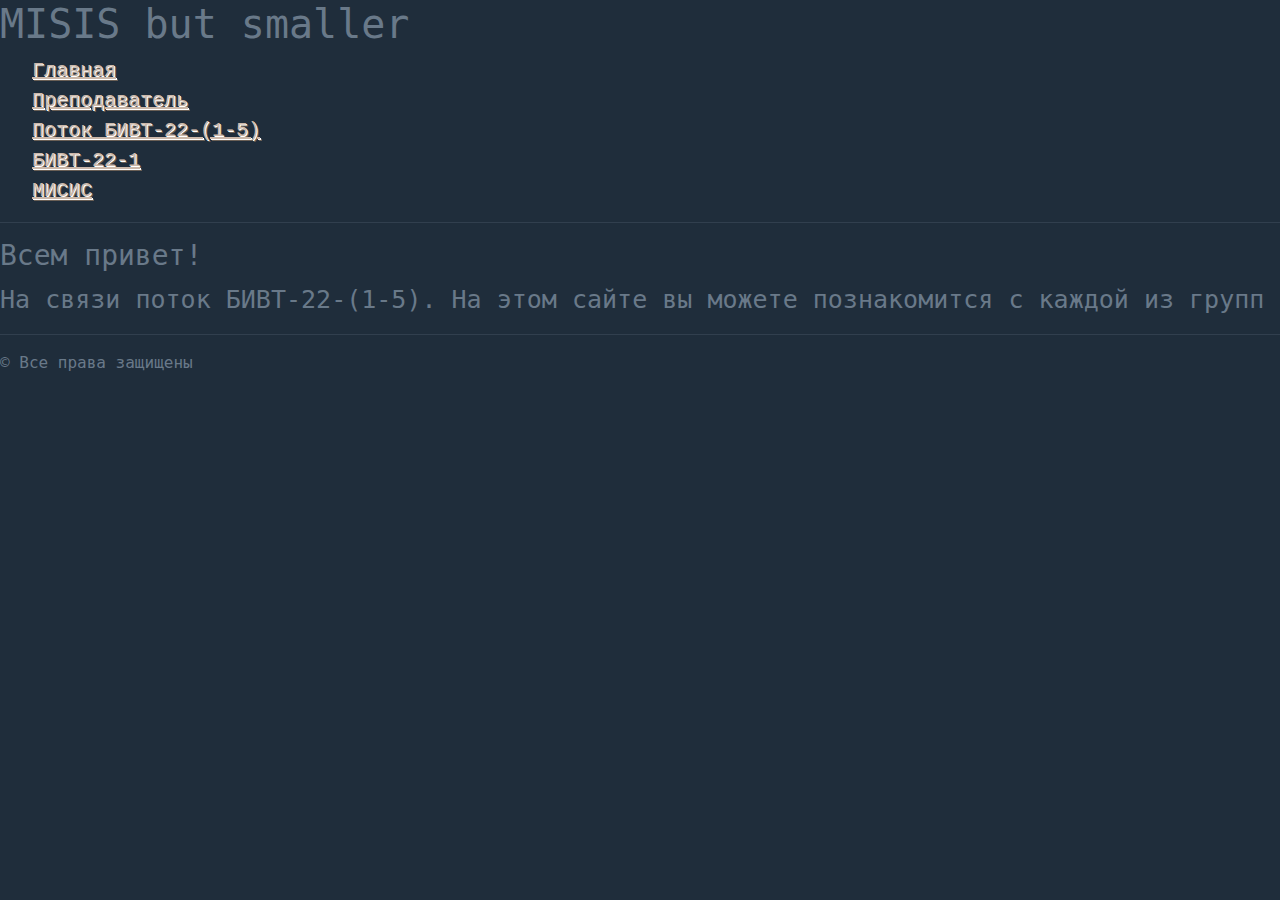
<file: index.html>
<!DOCTYPE html>
<html lang="ru">
  <head>
    <meta charset="UTF-8" />
    <meta name="viewport" content="width=device-width, initial-scale=1.0" />
    <title>MISIS but smaller</title>
    <link
      href="https://cdn.jsdelivr.net/npm/bootstrap@5.3.3/dist/css/bootstrap.min.css"
      rel="stylesheet"
      integrity="sha384-QWTKZyjpPEjISv5WaRU9OFeRpok6YctnYmDr5pNlyT2bRjXh0JMhjY6hW+ALEwIH"
      crossorigin="anonymous"
    />
    <link rel="stylesheet" href="style.css" />
  </head>
  <body>
    <script
      src="https://cdn.jsdelivr.net/npm/bootstrap@5.3.3/dist/js/bootstrap.bundle.min.js"
      integrity="sha384-YvpcrYf0tY3lHB60NNkmXc5s9fDVZLESaAA55NDzOxhy9GkcIdslK1eN7N6jIeHz"
      crossorigin="anonymous"
    ></script>
    <header>
      <h1>MISIS but smaller</h1>
    </header>
    <nav>
      <ul class="nav_ul">
        <li><a href="index.html">Главная</a></li>
        <li><a href="pages/teacher.html">Преподаватель</a></li>
        <li><a href="pages/potok.html">Поток БИВТ-22-(1-5)</a></li>
        <li><a href="pages/groups/bivt1.html">БИВТ-22-1</a></li>
        <li><a href="https://misis.ru/" target="_blank">МИСИС</a></li>
      </ul>
    </nav>
    <hr />
    <main class="">
      <h3>Всем привет!</h3>
      <p>
        На связи поток БИВТ-22-(1-5). На этом сайте вы можете познакомится с
        каждой из групп
      </p>
    </main>
    <hr />
    <footer>
      <p>&copy Все права защищены</p>
    </footer>
  </body>
</html>
</file>
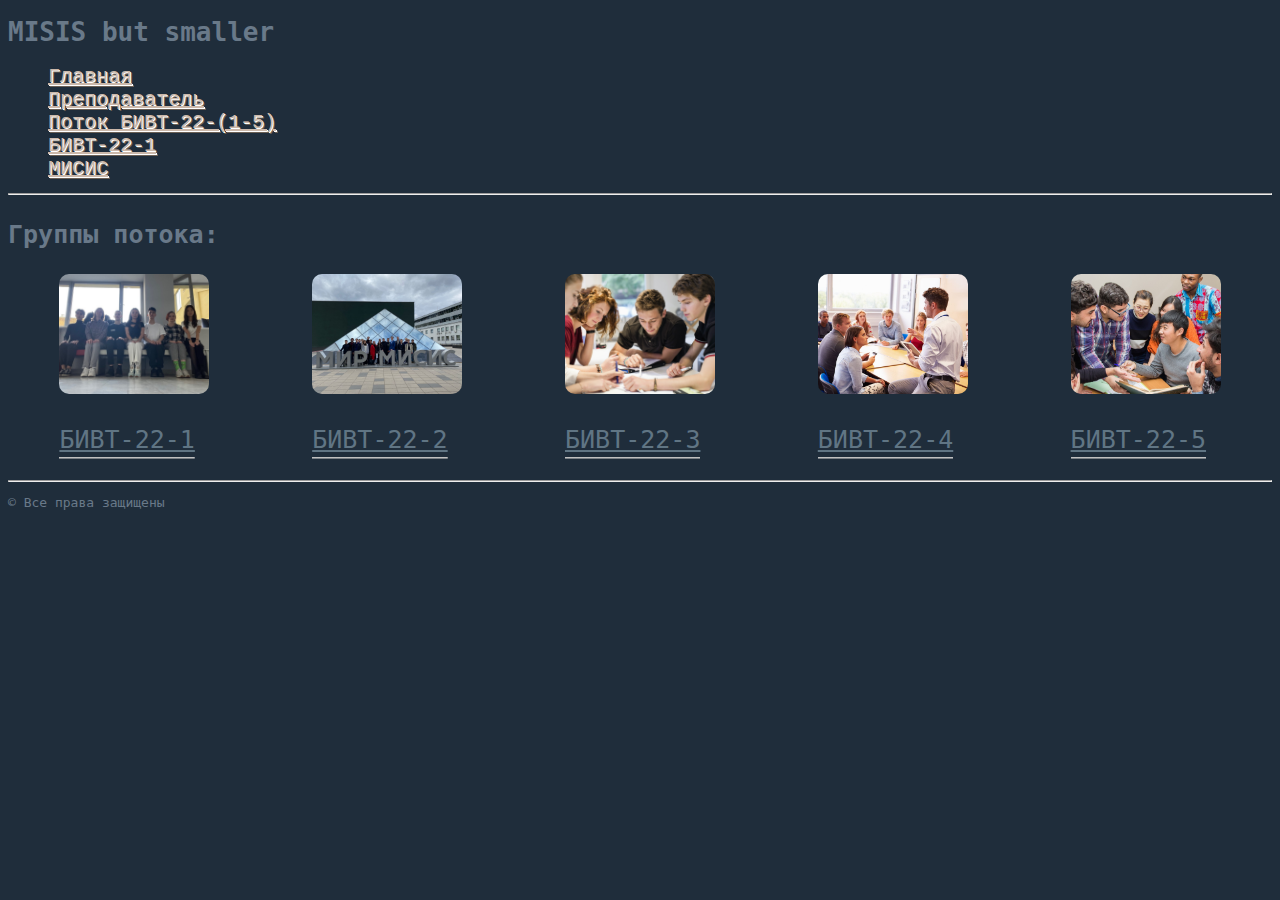
<file: pages/potok.html>
<!DOCTYPE html>
<html lang="ru">
  <head>
    <meta charset="UTF-8" />
    <meta name="viewport" content="width=device-width, initial-scale=1.0" />
    <title>Teacher</title>
    <link rel="stylesheet" href="../style.css" />
  </head>
  <body>
    <header>
      <h1>MISIS but smaller</h1>
    </header>
    <nav>
      <ul>
        <li><a href="../index.html">Главная</a></li>
        <li><a href="teacher.html">Преподаватель</a></li>
        <li><a href="potok.html">Поток БИВТ-22-(1-5)</a></li>
        <li><a href="groups/bivt1.html">БИВТ-22-1</a></li>
        <li><a href="https://misis.ru/" target="_blank">МИСИС</a></li>
      </ul>
    </nav>
    <hr />
    <h3 style="font-size: 25px">Группы потока:</h3>
    <main class="groups_catalog">
      <div class="catalog_group_link">
        <img src="../source/bivt1.jpg" alt="" />
        <p><a href="groups/bivt1.html">БИВТ-22-1</a></p>
      </div>
      <div class="catalog_group_link">
        <img src="../source/bivt2.jpg" alt="" />
        <p><a href="groups/bivt2.html">БИВТ-22-2</a></p>
      </div>
      <div class="catalog_group_link">
        <img src="../source/bivt3.jpg" alt="" />
        <p><a href="groups/bivt3.html">БИВТ-22-3</a></p>
      </div>
      <div class="catalog_group_link">
        <img src="../source/bivt4.jpg" alt="" />
        <p><a href="groups/bivt4.html">БИВТ-22-4</a></p>
      </div>
      <div class="catalog_group_link">
        <img src="../source/bivt5.jpg" alt="" />
        <p><a href="groups/bivt5.html">БИВТ-22-5</a></p>
      </div>
    </main>
    <hr />
    <footer>
      <p>&copy Все права защищены</p>
    </footer>
  </body>
</html>
</file>
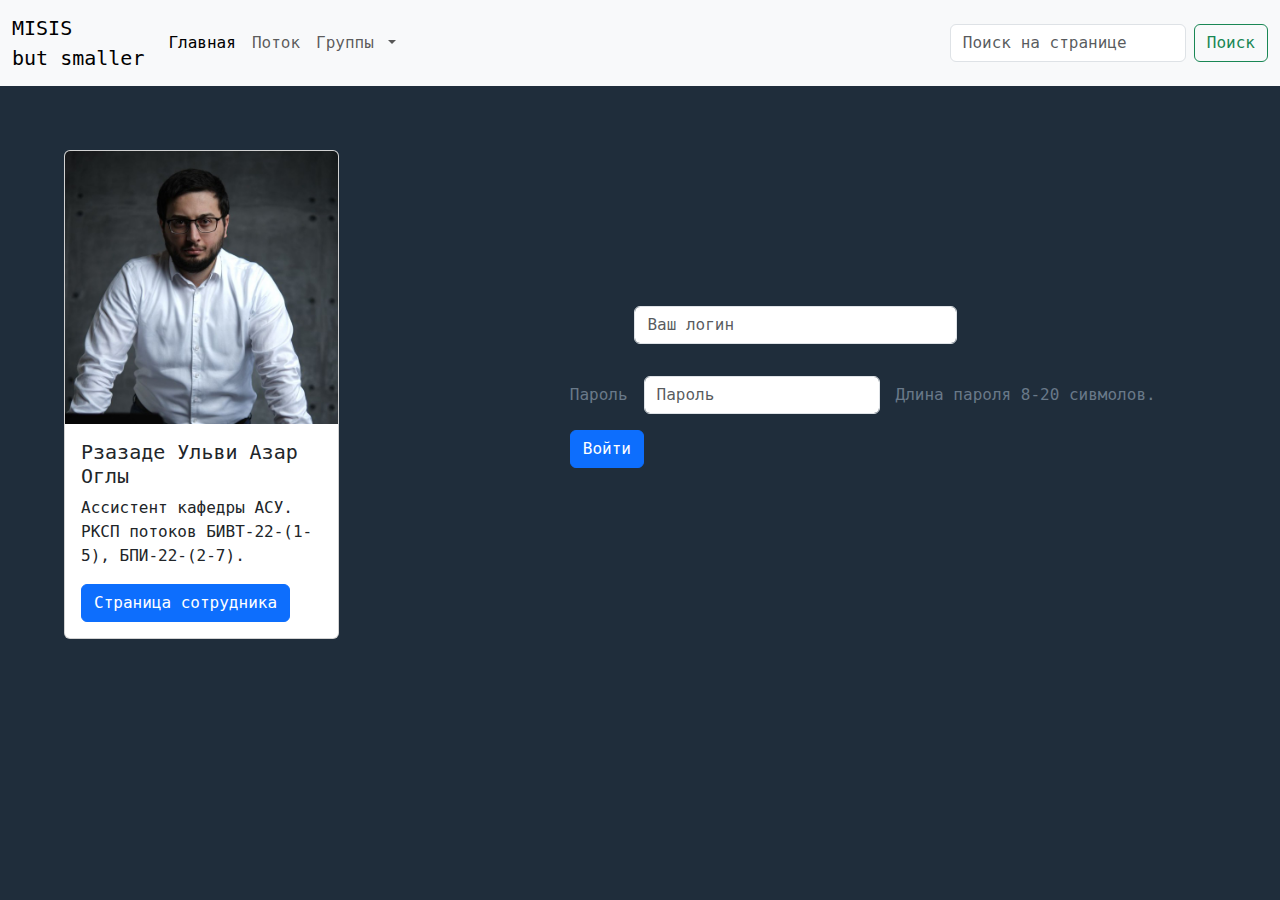
<file: pages/teacher.html>
<!DOCTYPE html>
<html lang="ru">
  <head>
    <meta charset="UTF-8" />
    <meta name="viewport" content="width=device-width, initial-scale=1.0" />
    <title>MISIS but smaller</title>
    <link
      href="https://cdn.jsdelivr.net/npm/bootstrap@5.3.3/dist/css/bootstrap.min.css"
      rel="stylesheet"
      integrity="sha384-QWTKZyjpPEjISv5WaRU9OFeRpok6YctnYmDr5pNlyT2bRjXh0JMhjY6hW+ALEwIH"
      crossorigin="anonymous"
    />
    <link rel="stylesheet" href="../bootstrapHelper.css" />
  </head>
  <body>
    <script
      src="https://cdn.jsdelivr.net/npm/bootstrap@5.3.3/dist/js/bootstrap.bundle.min.js"
      integrity="sha384-YvpcrYf0tY3lHB60NNkmXc5s9fDVZLESaAA55NDzOxhy9GkcIdslK1eN7N6jIeHz"
      crossorigin="anonymous"
    ></script>
    <nav class="navbar navbar-expand-lg bg-body-tertiary">
      <div class="container-fluid">
        <a class="navbar-brand" href="../index.html">MISIS <br />but smaller</a>
        <button
          class="navbar-toggler"
          type="button"
          data-bs-toggle="collapse"
          data-bs-target="#navbarSupportedContent"
          aria-controls="navbarSupportedContent"
          aria-expanded="false"
          aria-label="Toggle navigation"
        >
          <span class="navbar-toggler-icon"></span>
        </button>
        <div class="collapse navbar-collapse" id="navbarSupportedContent">
          <ul class="navbar-nav me-auto mb-2 mb-lg-0">
            <li class="nav-item">
              <a
                class="nav-link active"
                aria-current="page"
                href="../index.html"
                >Главная</a
              >
            </li>
            <li class="nav-item">
              <a class="nav-link" href="potok.html">Поток</a>
            </li>
            <li class="nav-item dropdown">
              <a
                class="nav-link dropdown-toggle"
                href="#"
                role="button"
                data-bs-toggle="dropdown"
                aria-expanded="false"
              >
                Группы
              </a>
              <ul class="dropdown-menu">
                <li>
                  <a class="dropdown-item" href="groups/bivt1.html"
                    >БИВТ-22-1</a
                  >
                </li>
                <li>
                  <a class="dropdown-item" href="groups/bivt2.html"
                    >БИВТ-22-2</a
                  >
                </li>
                <li>
                  <a class="dropdown-item" href="groups/bivt3.html"
                    >БИВТ-22-3</a
                  >
                </li>
                <li>
                  <a class="dropdown-item" href="groups/bivt4.html"
                    >БИВТ-22-4</a
                  >
                </li>
                <li>
                  <a class="dropdown-item" href="groups/bivt5.html"
                    >БИВТ-22-5</a
                  >
                </li>
              </ul>
            </li>
          </ul>
          <form class="d-flex" role="search">
            <input
              class="form-control me-2"
              type="search"
              placeholder="Поиск на странице"
              aria-label="Search"
            />
            <button class="btn btn-outline-success" type="submit">Поиск</button>
          </form>
        </div>
      </div>
    </nav>
    <main>
      <div class="card" style="width: 18rem">
        <img src="../source/teacher.jpg" class="card-img-top" alt="..." />
        <div class="card-body">
          <h5 class="card-title">Рзазаде Ульви Азар Оглы</h5>
          <p class="card-text">
            Ассистент кафедры АСУ.<br />РКСП потоков БИВТ-22-(1-5),
            БПИ-22-(2-7).
          </p>
          <a
            href="../source/Rzazade.pdf"
            class="btn btn-primary"
            target="_blank"
            >Страница сотрудника</a
          >
        </div>
      </div>
      <div class="form">
        <div class="login">
          <input
            class="form-control"
            type="text"
            placeholder="Ваш логин"
            aria-label=".form-control-lg example"
          />
        </div>
        <div class="row g-3 align-items-center">
          <div class="col-auto">
            <label for="inputPassword6" class="col-form-label">Пароль</label>
          </div>
          <div class="col-auto">
            <input
              type="password"
              id="inputPassword6"
              class="form-control"
              placeholder="Пароль"
              aria-describedby="passwordHelpInline"
            />
          </div>
          <div class="col-auto">
            <span id="passwordHelpInline" class="">
              Длина пароля 8-20 сивмолов.
            </span>
          </div>
          <div class="col-auto">
            <button type="submit" class="btn btn-primary mb-3">Войти</button>
          </div>
        </div>
      </div>
    </main>
  </body>
</html>
</file>
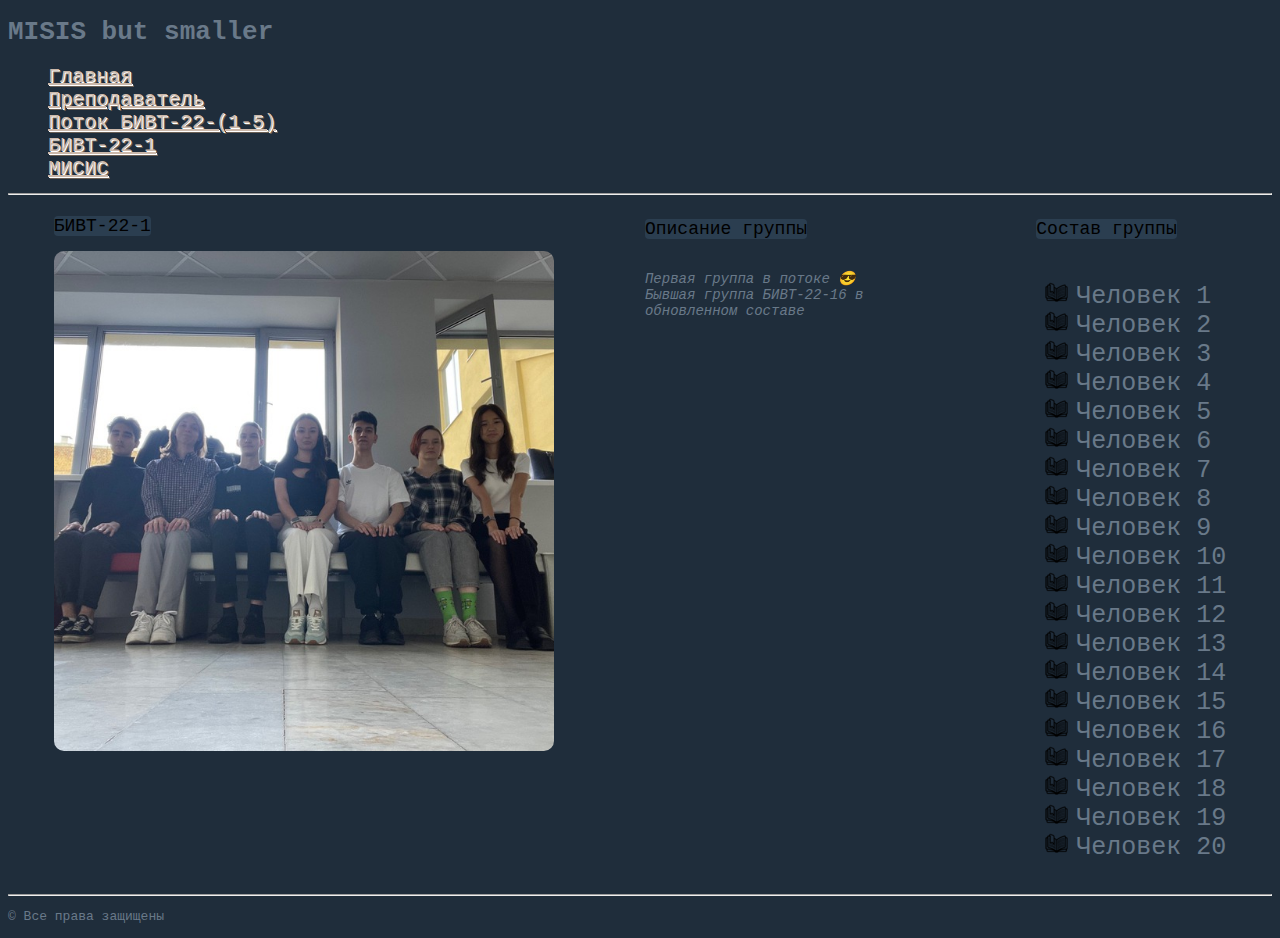
<file: pages/groups/bivt1.html>
<!DOCTYPE html>
<html lang="ru">
  <head>
    <meta charset="UTF-8" />
    <meta name="viewport" content="width=device-width, initial-scale=1.0" />
    <title>Teacher</title>
    <link rel="stylesheet" href="../../style.css" />
  </head>
  <body class="group_page">
    <header>
      <h1>MISIS but smaller</h1>
    </header>
    <nav>
      <ul>
        <li><a href="../../index.html">Главная</a></li>
        <li><a href="../teacher.html">Преподаватель</a></li>
        <li><a href="../potok.html">Поток БИВТ-22-(1-5)</a></li>
        <li><a href="bivt1.html">БИВТ-22-1</a></li>
        <li><a href="https://misis.ru/" target="_blank">МИСИС</a></li>
      </ul>
    </nav>
    <hr />

    <main class="main_of_group_page">
      <div class="group_image">
        <h2>БИВТ-22-1</h2>
        <div>
          <a class="group_link" href="../../source/bivt1.jpg" target="_blank"
            ><img src="../../source/bivt1.jpg" alt=""
          /></a>
        </div>
      </div>
      <div>
        <h3>Описание группы</h3>
        <p class="group_description">
          Первая группа в потоке 😎<br />Бывшая группа БИВТ-22-16 в обновленном
          составе
        </p>
      </div>
      <div>
        <h3>Состав группы</h3>
        <ol>
          <li>Человек 1</li>
          <li>Человек 2</li>
          <li>Человек 3</li>
          <li>Человек 4</li>
          <li>Человек 5</li>
          <li>Человек 6</li>
          <li>Человек 7</li>
          <li>Человек 8</li>
          <li>Человек 9</li>
          <li>Человек 10</li>
          <li>Человек 11</li>
          <li>Человек 12</li>
          <li>Человек 13</li>
          <li>Человек 14</li>
          <li>Человек 15</li>
          <li>Человек 16</li>
          <li>Человек 17</li>
          <li>Человек 18</li>
          <li>Человек 19</li>
          <li>Человек 20</li>
        </ol>
      </div>
    </main>
    <hr />
    <footer>
      <p>&copy Все права защищены</p>
    </footer>
  </body>
</html>
</file>
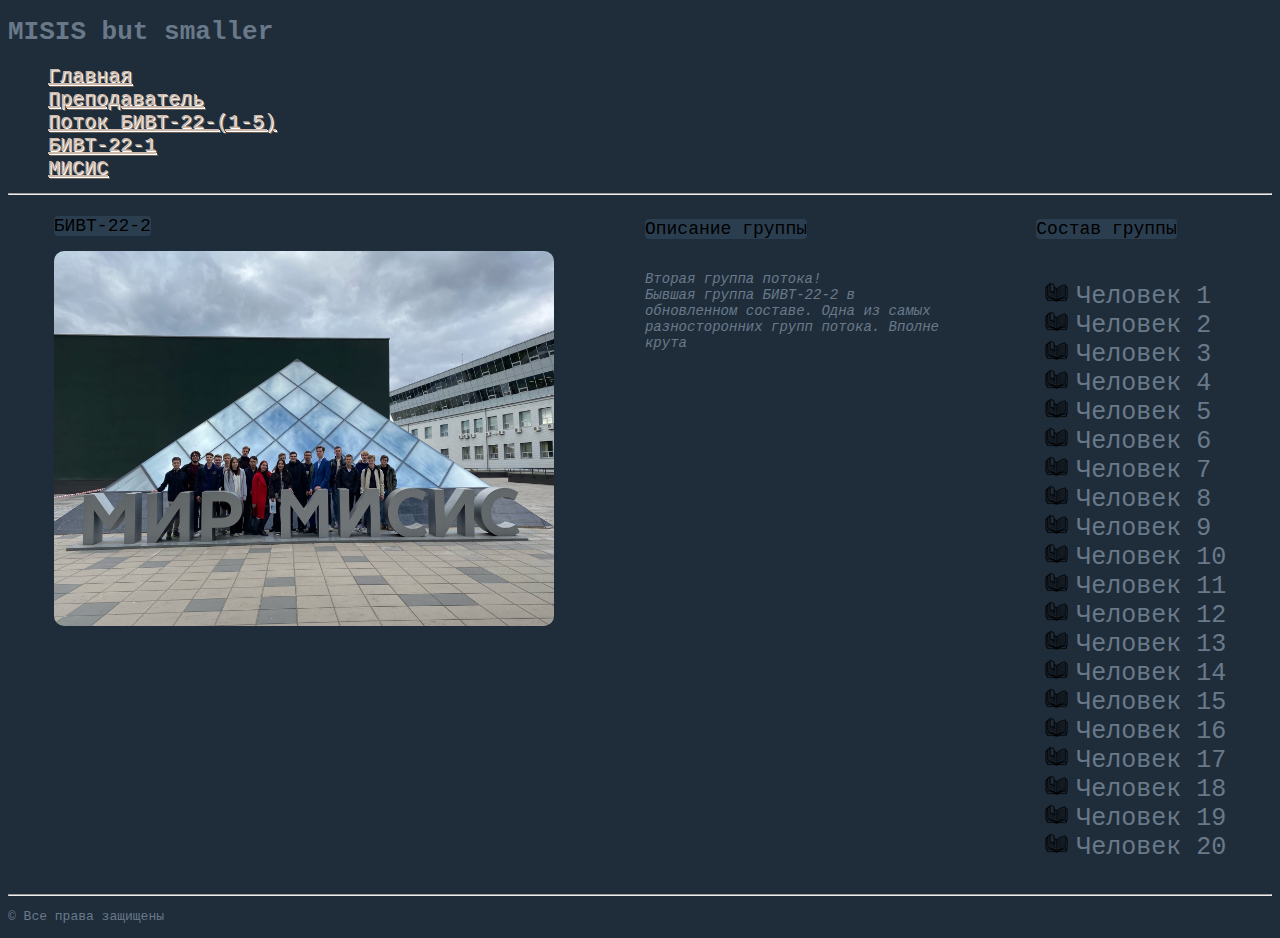
<file: pages/groups/bivt2.html>
<!DOCTYPE html>
<html lang="ru">
  <head>
    <meta charset="UTF-8" />
    <meta name="viewport" content="width=device-width, initial-scale=1.0" />
    <title>Teacher</title>
    <link rel="stylesheet" href="../../style.css" />
  </head>
  <body class="group_page">
    <header>
      <h1>MISIS but smaller</h1>
    </header>
    <nav>
      <ul>
        <li><a href="../../index.html">Главная</a></li>
        <li><a href="../teacher.html">Преподаватель</a></li>
        <li><a href="../potok.html">Поток БИВТ-22-(1-5)</a></li>
        <li><a href="bivt1.html">БИВТ-22-1</a></li>
        <li><a href="https://misis.ru/" target="_blank">МИСИС</a></li>
      </ul>
    </nav>
    <hr />
    <main class="main_of_group_page">
      <div class="group_image">
        <h2>БИВТ-22-2</h2>
        <div>
          <a class="group_link" href="../../source/bivt2.jpg" target="_blank"
            ><img src="../../source/bivt2.jpg" alt=""
          /></a>
        </div>
      </div>
      <div>
        <h3>Описание группы</h3>
        <p class="group_description">
          Вторая группа потока!<br />Бывшая группа БИВТ-22-2 в обновленном
          составе. Одна из самых разносторонних групп потока. Вполне крута
        </p>
      </div>
      <div>
        <h3>Состав группы</h3>
        <ol>
          <li>Человек 1</li>
          <li>Человек 2</li>
          <li>Человек 3</li>
          <li>Человек 4</li>
          <li>Человек 5</li>
          <li>Человек 6</li>
          <li>Человек 7</li>
          <li>Человек 8</li>
          <li>Человек 9</li>
          <li>Человек 10</li>
          <li>Человек 11</li>
          <li>Человек 12</li>
          <li>Человек 13</li>
          <li>Человек 14</li>
          <li>Человек 15</li>
          <li>Человек 16</li>
          <li>Человек 17</li>
          <li>Человек 18</li>
          <li>Человек 19</li>
          <li>Человек 20</li>
        </ol>
      </div>
    </main>
    <hr />
    <footer>
      <p>&copy Все права защищены</p>
    </footer>
  </body>
</html>
</file>
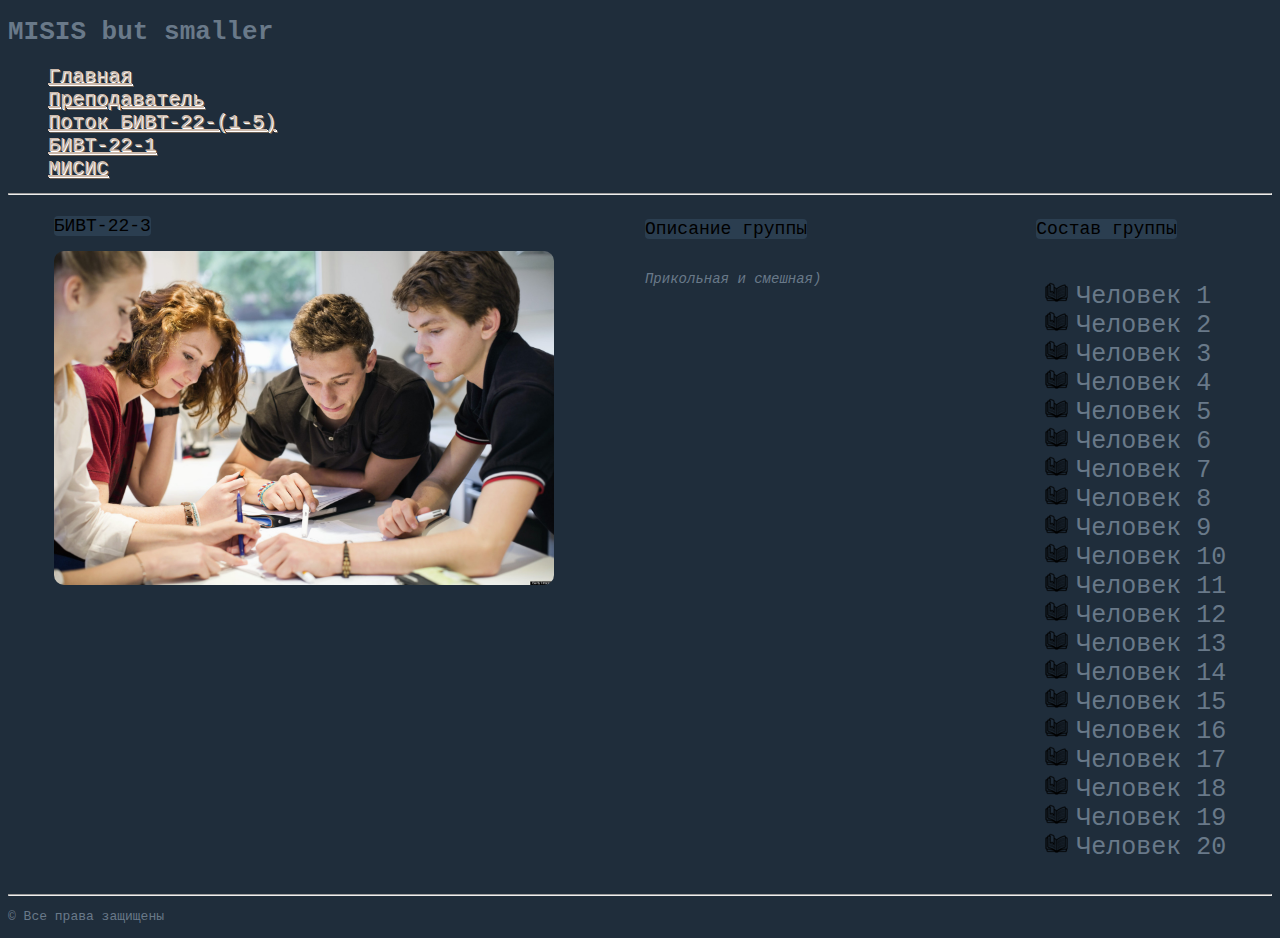
<file: pages/groups/bivt3.html>
<!DOCTYPE html>
<html lang="ru">
  <head>
    <meta charset="UTF-8" />
    <meta name="viewport" content="width=device-width, initial-scale=1.0" />
    <title>Teacher</title>
    <link rel="stylesheet" href="../../style.css" />
  </head>
  <body class="group_page">
    <header>
      <h1>MISIS but smaller</h1>
    </header>
    <nav>
      <ul>
        <li><a href="../../index.html">Главная</a></li>
        <li><a href="../teacher.html">Преподаватель</a></li>
        <li><a href="../potok.html">Поток БИВТ-22-(1-5)</a></li>
        <li><a href="bivt1.html">БИВТ-22-1</a></li>
        <li><a href="https://misis.ru/" target="_blank">МИСИС</a></li>
      </ul>
    </nav>
    <hr />
    <main class="main_of_group_page">
      <div class="group_image">
        <h2>БИВТ-22-3</h2>
        <div>
          <a class="group_link" href="../../source/bivt3.jpg" target="_blank"
            ><img src="../../source/bivt3.jpg" alt=""
          /></a>
        </div>
      </div>
      <div>
        <h3>Описание группы</h3>
        <p class="group_description">Прикольная и смешная)</p>
      </div>
      <div>
        <h3>Состав группы</h3>
        <ol>
          <li>Человек 1</li>
          <li>Человек 2</li>
          <li>Человек 3</li>
          <li>Человек 4</li>
          <li>Человек 5</li>
          <li>Человек 6</li>
          <li>Человек 7</li>
          <li>Человек 8</li>
          <li>Человек 9</li>
          <li>Человек 10</li>
          <li>Человек 11</li>
          <li>Человек 12</li>
          <li>Человек 13</li>
          <li>Человек 14</li>
          <li>Человек 15</li>
          <li>Человек 16</li>
          <li>Человек 17</li>
          <li>Человек 18</li>
          <li>Человек 19</li>
          <li>Человек 20</li>
        </ol>
      </div>
    </main>
    <hr />
    <footer>
      <p>&copy Все права защищены</p>
    </footer>
  </body>
</html>
</file>
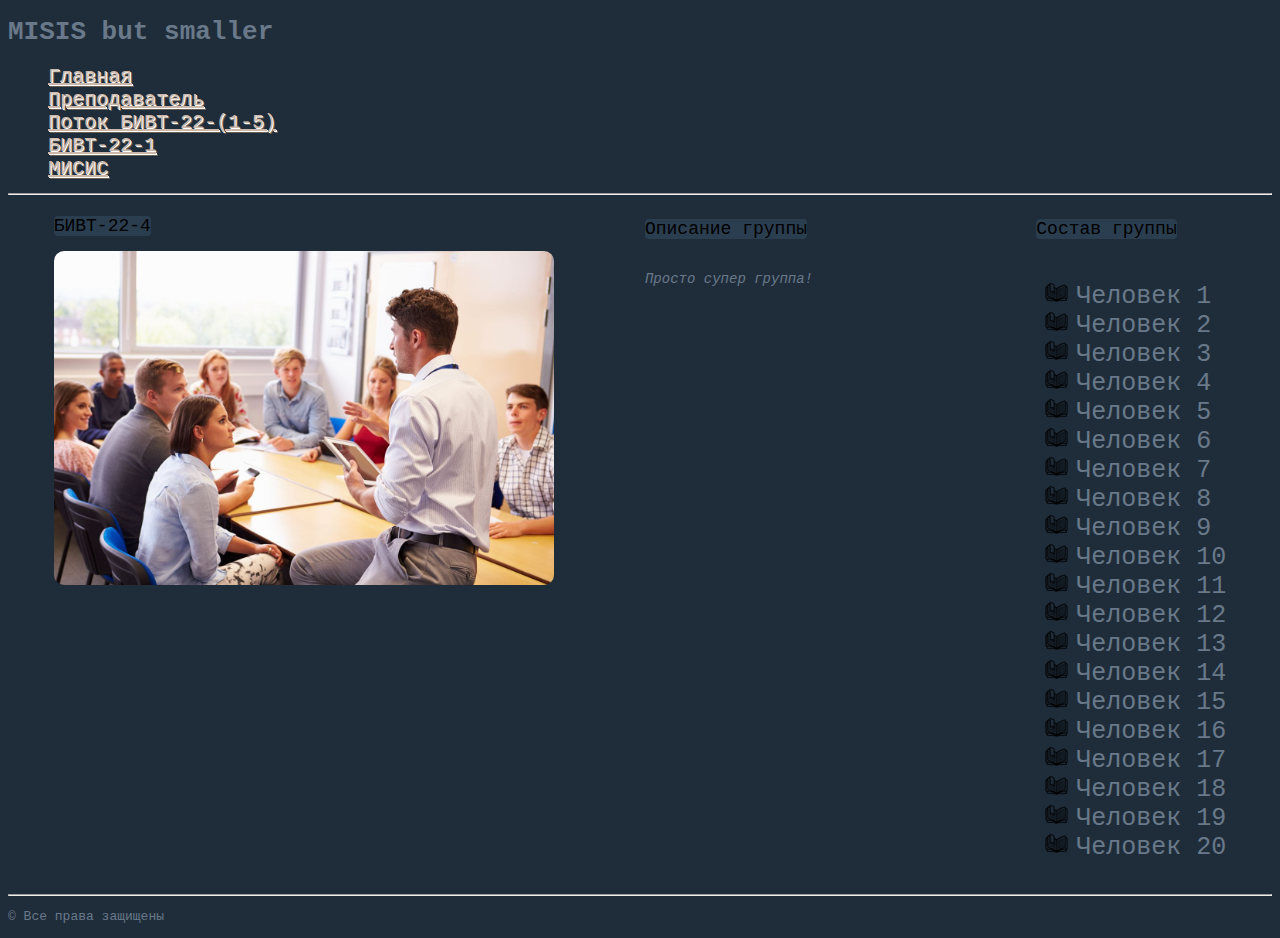
<file: pages/groups/bivt4.html>
<!DOCTYPE html>
<html lang="ru">
  <head>
    <meta charset="UTF-8" />
    <meta name="viewport" content="width=device-width, initial-scale=1.0" />
    <title>Teacher</title>
    <link rel="stylesheet" href="../../style.css">
  </head>
  <body class="group_page">
    <header>
      <h1>MISIS but smaller</h1>
    </header>
    <nav>
      <ul>
        <li><a href="../../index.html">Главная</a></li>
        <li><a href="../teacher.html">Преподаватель</a></li>
        <li><a href="../potok.html">Поток БИВТ-22-(1-5)</a></li>
        <li><a href="bivt1.html">БИВТ-22-1</a></li>
        <li><a href="https://misis.ru/" target="_blank">МИСИС</a></li>
      </ul>
    </nav>
    <hr />
    <main class="main_of_group_page">
        <div class="group_image">
          <h2>БИВТ-22-4</h2>
          <div>
            <a class="group_link" href="../../source/bivt4.jpg" target="_blank"
              ><img src="../../source/bivt4.jpg" alt=""
            /></a>
          </div>
        </div>
        <div>
          <h3>Описание группы</h3>
          <p class="group_description">
            Просто супер группа!
          </p>
        </div>
        <div>
          <h3>Состав группы</h3>
          <ol>
            <li>Человек 1</li>
            <li>Человек 2</li>
            <li>Человек 3</li>
            <li>Человек 4</li>
            <li>Человек 5</li>
            <li>Человек 6</li>
            <li>Человек 7</li>
            <li>Человек 8</li>
            <li>Человек 9</li>
            <li>Человек 10</li>
            <li>Человек 11</li>
            <li>Человек 12</li>
            <li>Человек 13</li>
            <li>Человек 14</li>
            <li>Человек 15</li>
            <li>Человек 16</li>
            <li>Человек 17</li>
            <li>Человек 18</li>
            <li>Человек 19</li>
            <li>Человек 20</li>
          </ol>
        </div>
      </main>
    <hr />
    <footer>
      <p>&copy Все права защищены</p>
    </footer>
  </body>
</html>
</file>
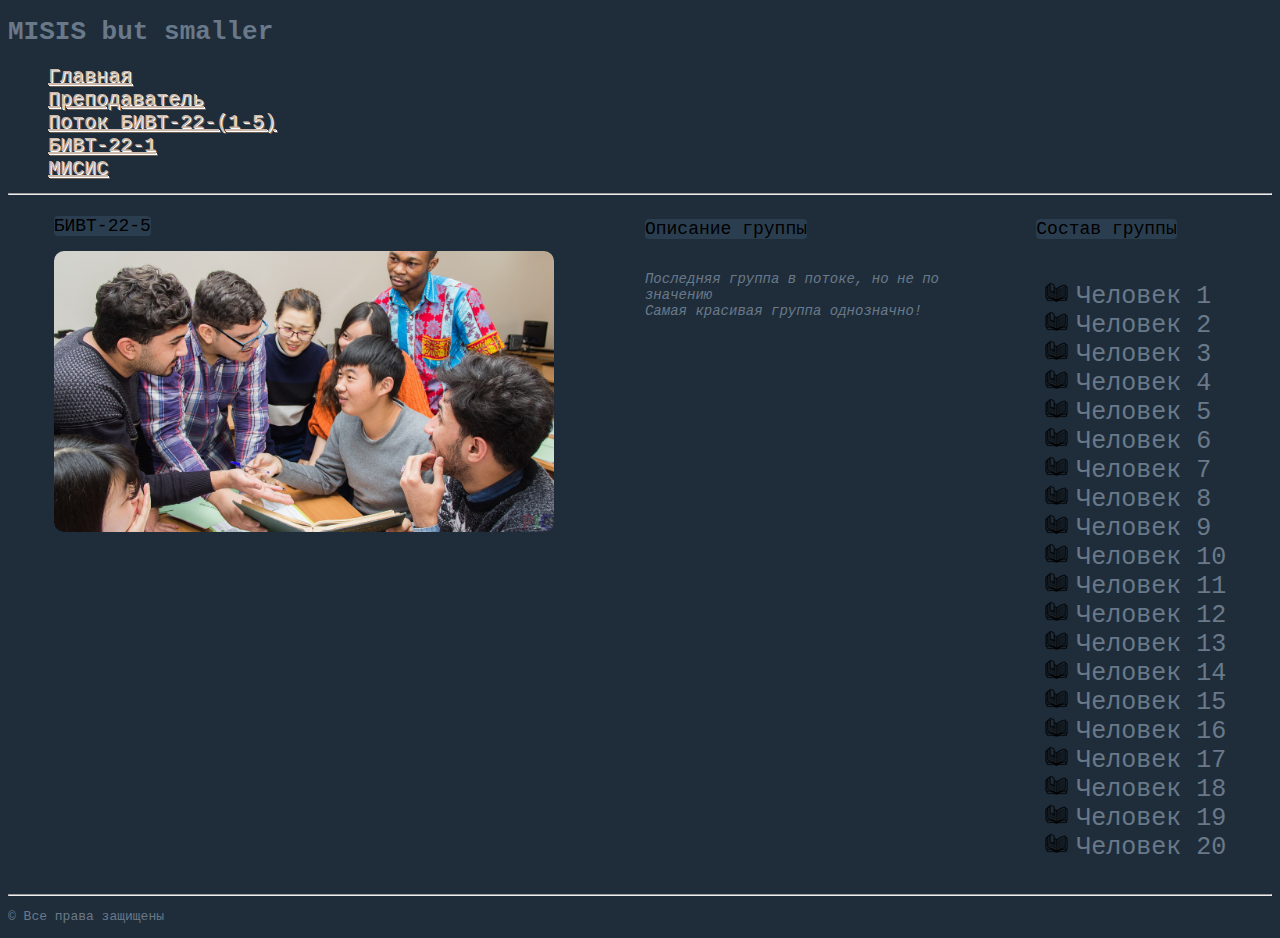
<file: pages/groups/bivt5.html>
<!DOCTYPE html>
<html lang="ru">
  <head>
    <meta charset="UTF-8" />
    <meta name="viewport" content="width=device-width, initial-scale=1.0" />
    <title>Teacher</title>
    <link rel="stylesheet" href="../../style.css" />
  </head>
  <body class="group_page">
    <header>
      <h1>MISIS but smaller</h1>
    </header>
    <nav>
      <ul>
        <li><a href="../../index.html">Главная</a></li>
        <li><a href="../teacher.html">Преподаватель</a></li>
        <li><a href="../potok.html">Поток БИВТ-22-(1-5)</a></li>
        <li><a href="bivt1.html">БИВТ-22-1</a></li>
        <li><a href="https://misis.ru/" target="_blank">МИСИС</a></li>
      </ul>
    </nav>
    <hr />
    <main class="main_of_group_page">
      <div>
        <h2>БИВТ-22-5</h2>
        <div class="group_image">
          <a class="group_link" href="../../source/bivt5.jpg" target="_blank"
            ><img src="../../source/bivt5.jpg" alt=""
          /></a>
        </div>
      </div>
      <div>
        <h3>Описание группы</h3>
        <p class="group_description">
          Последняя группа в потоке, но не по значению<br />Самая красивая
          группа однозначно!
        </p>
      </div>
      <div>
        <h3>Состав группы</h3>
        <ol>
          <li>Человек 1</li>
          <li>Человек 2</li>
          <li>Человек 3</li>
          <li>Человек 4</li>
          <li>Человек 5</li>
          <li>Человек 6</li>
          <li>Человек 7</li>
          <li>Человек 8</li>
          <li>Человек 9</li>
          <li>Человек 10</li>
          <li>Человек 11</li>
          <li>Человек 12</li>
          <li>Человек 13</li>
          <li>Человек 14</li>
          <li>Человек 15</li>
          <li>Человек 16</li>
          <li>Человек 17</li>
          <li>Человек 18</li>
          <li>Человек 19</li>
          <li>Человек 20</li>
        </ol>
      </div>
    </main>
    <hr />
    <footer>
      <p>&copy Все права защищены</p>
    </footer>
  </body>
</html>
</file>
<file: style.css>
body {
  background-color: #1f2d3b;
  color: #697989;
  font-family: monospace;
}

img {
  border-radius: 10px;
  position: relative;
}

nav a {
  text-shadow: 1px 1px white, 2px 2px #6a5f55;
  color: #cbb8aa;
  transition: 1s;
  font-size: 20px;
  font-family: Courier New, monospace;
}
nav a:hover {
  text-shadow: 1px 1px 1px #6a5f55;
}

nav ul {
  list-style-type: none;
}

main {
  font-size: 25px;
}

/* potok.html */
.groups_catalog > div > img {
  width: 100%;
  height: 60%;
  transition: 1s;
  object-fit: cover;
}
.groups_catalog > div > img:hover {
  transform: scale(1.1);
}

.catalog_group_link {
  width: 150px;
  height: 200px;
}

.groups_catalog a {
  background-image: linear-gradient(#1a4c70 50%, #1a4c70 50%),
    linear-gradient(silver 50%, silver 50%);
  background-position: center bottom;
  background-repeat: no-repeat;
  background-size: 0 0.063em, 100% 0.063em;
  color: #607584;
  padding-bottom: 0.188em;
  transition: background-size 0.5s;
}
.groups_catalog a:hover {
  background-size: 100% 0.063em, 100% 0.063em;
  background-position: left bottom;
}

.groups_catalog {
  display: flex;
  flex-direction: row;
  justify-content: space-around;
}

/* bivt[1-5].html */
.group_page h2,
.group_page h3 {
  color: black;
  font-size: 18px;
  font-weight: 400;
  background-color: #2b3e50;
  display: inline-block;
  border-radius: 4px;
}

.group_page main {
  display: flex;
  flex-direction: row;
  justify-content: space-around;
}

.main_of_group_page li {
  list-style-image: url(source/book.png);
}

.group_description {
  font-size: 14px;
  font-style: italic;
  line-height: 16px;
  width: 300px;
}

.group_image {
  width: 500px;
}

.group_link > img {
  width: 100%;
  height: 100%;
  transition: 1s;
}

.group_link > img:hover {
  transform: scale(1.1);
}
</file>
<file: bootstrapHelper.css>
body {
  background-color: #1f2d3b;
  color: #697989;
  font-family: monospace;
}

main {
  padding: 5%;
  display: flex;
  justify-content: space-around;
  flex-direction: row;
}
.form {
  display: flex;
  flex-direction: column;
  margin-left: 20%;
  justify-content: center;
}
.login {
  width: 50%;
  margin-left: 10%;
  margin-bottom: 5%;
}
</file>
